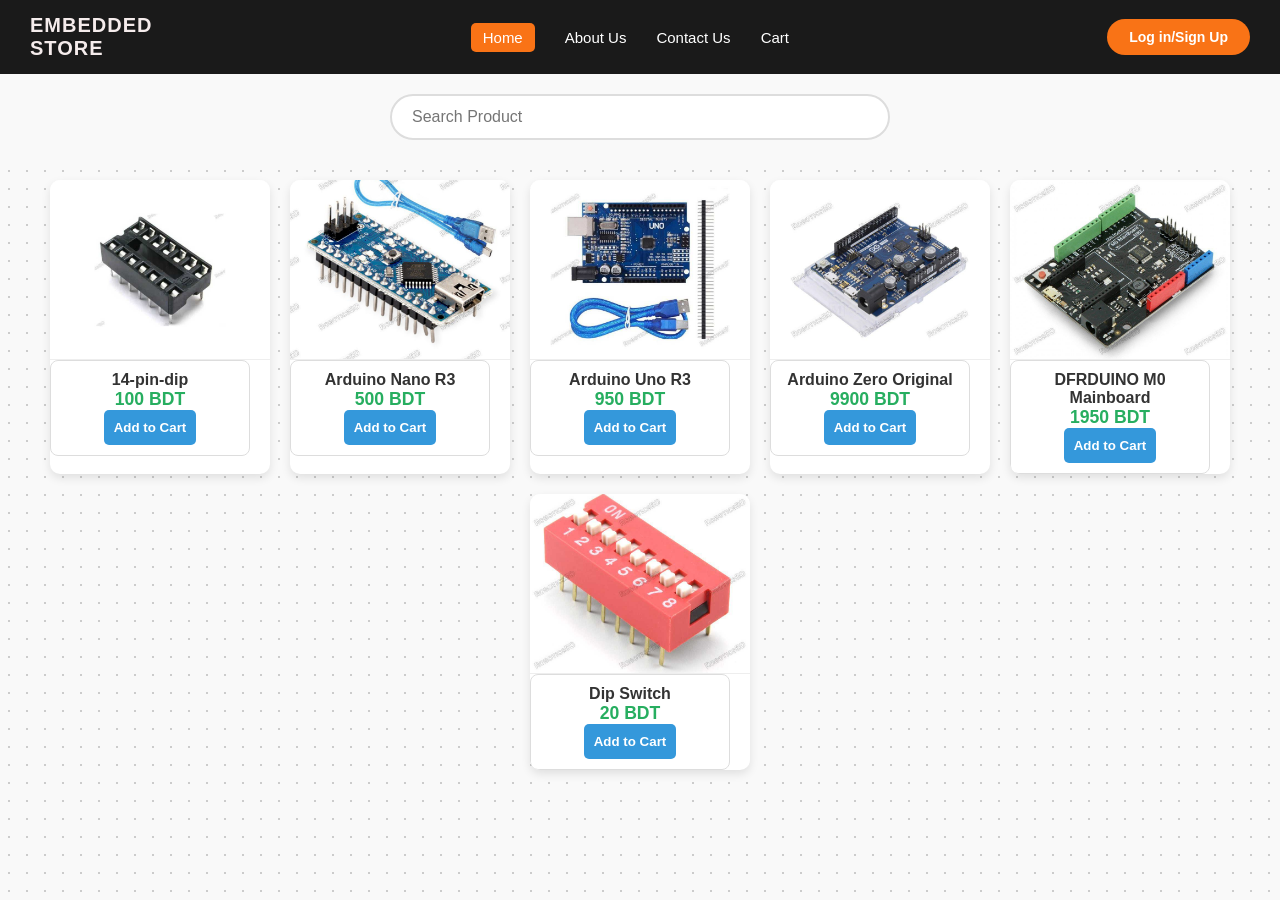
<file: index.html>
<!DOCTYPE html>
<html lang="en">
<head>
    <meta charset="UTF-8">
    <meta name="viewport" content="width=device-width, initial-scale=1.0">
    <title>Embedded Store</title>
    <link rel="icon" href="zz.PNG">
    <link rel="stylesheet" href="style.css">
    
</head>

<body>
    <nav>
        <span class="logo">Embedded<br>Store</span>

        <div class="nav-links">
            <a href="index.html" class="active">Home</a>
            <a href="About.html">About Us</a>
            <a href="Contact.html">Contact Us</a>
            <a href="Cart.html">Cart</a>
        </div>

        <button class="login-btn">Log in/Sign Up</button>
    </nav>

    <div class="search-bar">
        <input type="text" placeholder="Search Product">
    </div>

    <div class="container">
    <div class="card">
        <img src="Pics of/14-pin-dip.jpg" alt="14-pin-dip">
        <div class="card-content">
            <h3>14-pin-dip</h3>
            <p class="price">100 BDT</p>
            <button class="add-btn">Add to Cart</button>
        </div>
    </div>

    <div class="card">
        <img src="Pics of/arduino-nano-r3.jpg" >
        <div class="card-content">
            <h3>Arduino Nano R3</h3>
            <p class="price">500 BDT</p>
            <button class="add-btn">Add to Cart</button>
        </div>
    </div>
     <div class="card">
        <img src="Pics of/arduino-uno-r3.jpg" >
        <div class="card-content">
            <h3>Arduino Uno R3</h3>
            <p class="price">950 BDT</p>
            <button class="add-btn">Add to Cart</button>
        </div>
    </div>
     <div class="card">
        <img src="Pics of/arduino-zero-original.jpg" >
        <div class="card-content">
            <h3>Arduino Zero Original</h3>
            <p class="price">9900 BDT</p>
            <button class="add-btn">Add to Cart</button>
        </div>
    </div>
     <div class="card">
        <img src="Pics of/dfrduino-m0-mainboard-arduino-compatible.jpg" >
        <div class="card-content">
            <h3>DFRDUINO M0 Mainboard</h3>
            <p class="price">1950 BDT</p>
            <button class="add-btn">Add to Cart</button>
        </div>
    </div>
     <div class="card">
        <img src="Pics of/dip-switch-8-position.jpg" >
        <div class="card-content">
            <h3>Dip Switch</h3>
            <p class="price">20 BDT</p>
            <button class="add-btn">Add to Cart</button>
        </div>
    </div>
    

</body>
</html>
</file>
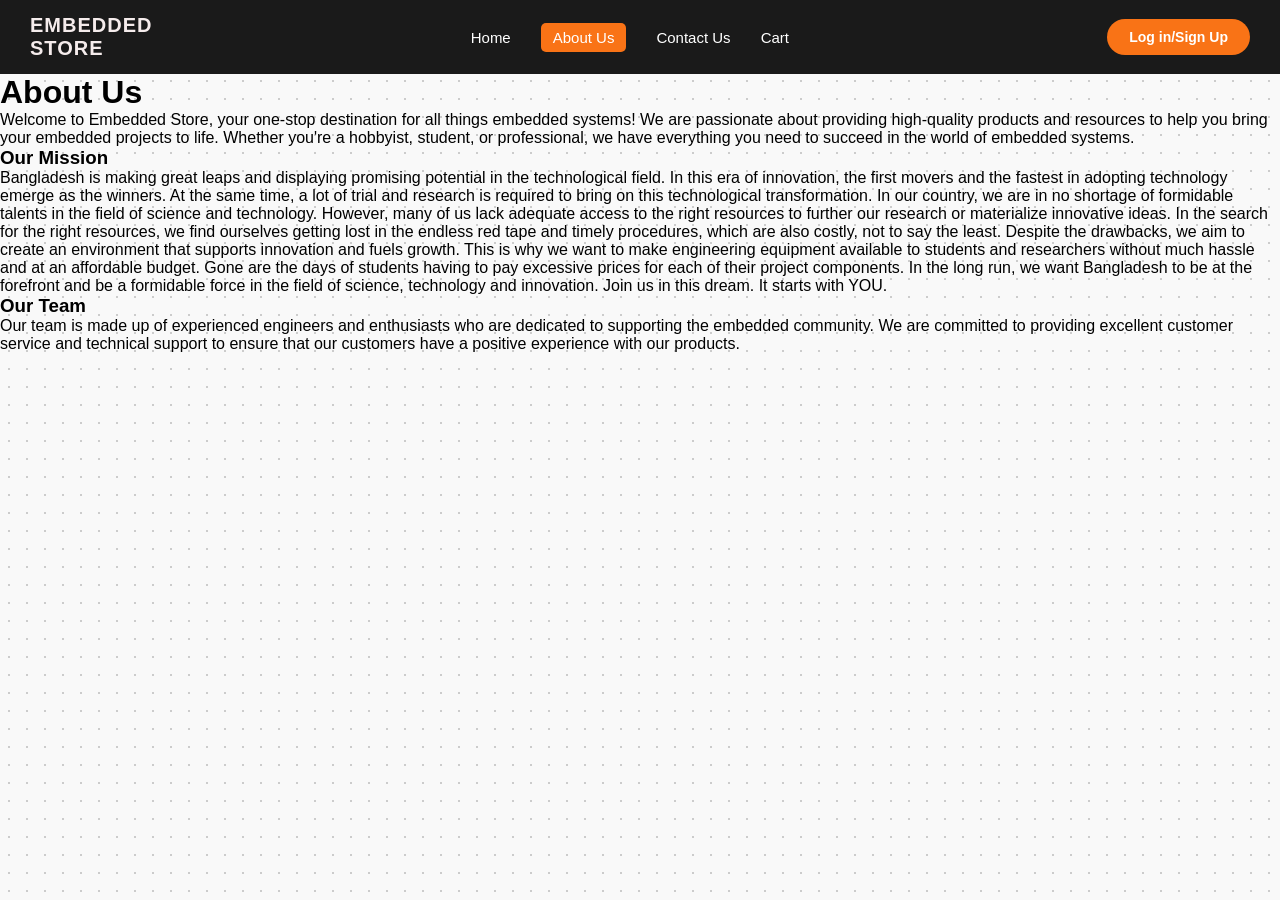
<file: About.html>
<!DOCTYPE html>
<html lang="en">
<head>
    <meta charset="UTF-8">
    <meta name="viewport" content="width=device-width, initial-scale=1.0">
    <title>Embedded Store</title>
    <link rel="icon" href="zz.PNG">
    <link rel="stylesheet" href="style.css">
</head>
<body>
    <nav>
       <span class="logo">Embedded<br>Store</span>

        <div class="nav-links">
            <a href="index.html">Home</a>
            <a href="About.html" class="active">About Us</a>
            <a href="Contact.html">Contact Us</a>
            <a href="Cart.html">Cart</a>
        </div>
        <button class="login-btn">Log in/Sign Up</button>
    </nav>
    
    <div>
        <h1>About Us</h1>
        <p>Welcome to Embedded Store, your one-stop destination for all things embedded systems! We are passionate about providing high-quality products and resources to help you bring your embedded projects to life. Whether you're a hobbyist, student, or professional, we have everything you need to succeed in the world of embedded systems.</p>

        <h3>Our Mission</h3>
        <p>Bangladesh is making great leaps and displaying promising potential in the technological field. In this era of innovation, the first movers and the fastest in adopting technology emerge as the winners. At the same time, a lot of trial and research is required to bring on this technological transformation. In our country, we are in no shortage of formidable talents in the field of science and technology. However, many of us lack adequate access to the right resources to further our research or materialize innovative ideas. In the search for the right resources, we find ourselves getting lost in the endless red tape and timely procedures, which are also costly, not to say the least.

Despite the drawbacks, we aim to create an environment that supports innovation and fuels growth. This is why we want to make engineering equipment available to students and researchers without much hassle and at an affordable budget. Gone are the days of students having to pay excessive prices for each of their project components. In the long run, we want Bangladesh to be at the forefront and be a formidable force in the field of science, technology and innovation.

Join us in this dream. It starts with YOU.</p>

        <h3>Our Team</h3>
        <p>Our team is made up of experienced engineers and enthusiasts who are dedicated to supporting the embedded community. We are committed to providing excellent customer service and technical support to ensure that our customers have a positive experience with our products.</p>

       
    </div>
</body>
</html>
</file>
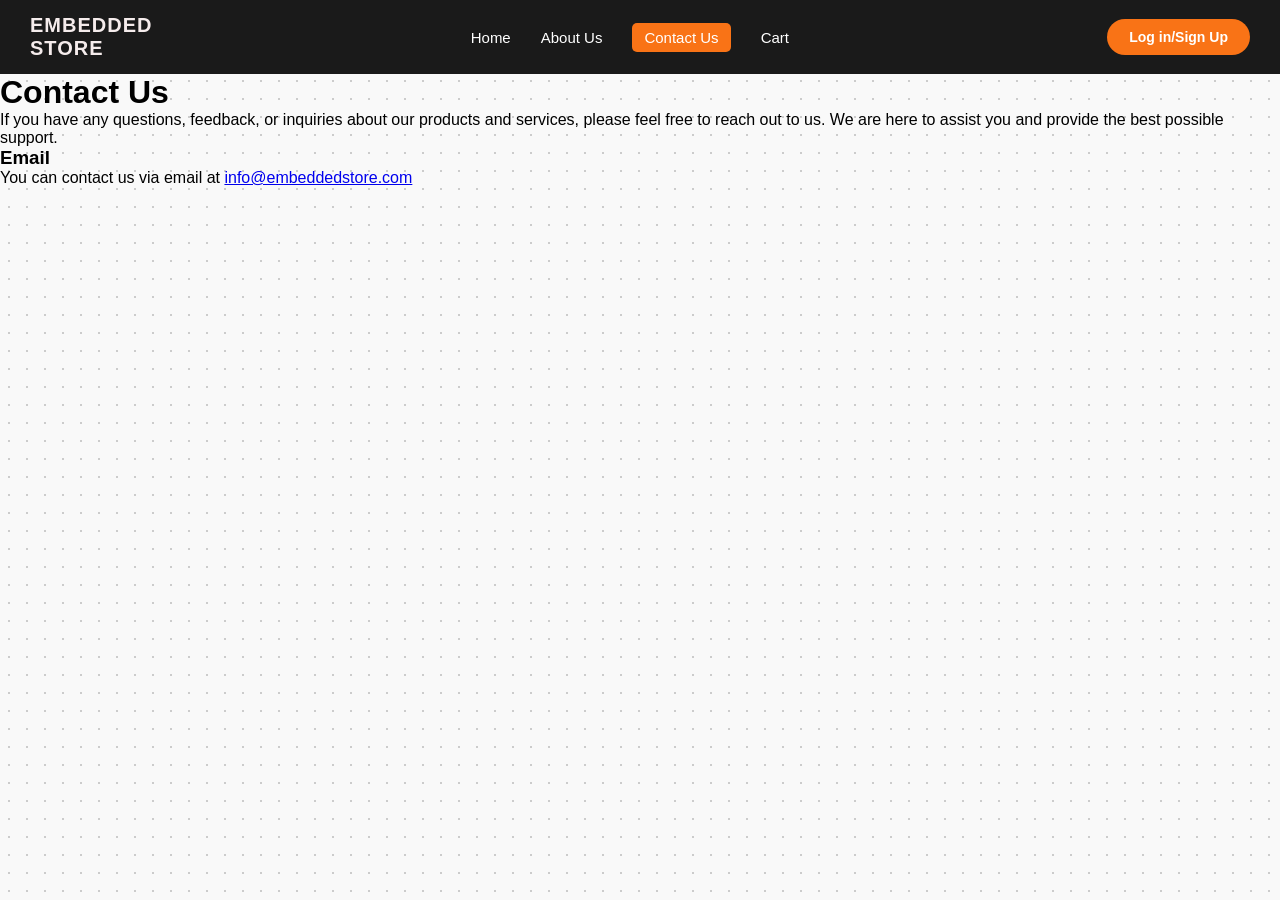
<file: Contact.html>
<!DOCTYPE html>
<html lang="en">
<head>
    <meta charset="UTF-8">
    <meta name="viewport" content="width=device-width, initial-scale=1.0">
    <title>Embedded Store</title>
    <link rel="icon" href="zz.PNG">
    <link rel="stylesheet" href="style.css">
</head>
<body>
    <nav>
        <span class="logo">Embedded<br>Store</span>

        <div class="nav-links">
            <a href="index.html">Home</a>
            <a href="About.html">About Us</a>
            <a href="Contact.html" class="active">Contact Us</a>
            <a href="Cart.html">Cart</a>
        </div>

        <button class="login-btn">Log in/Sign Up</button>
    </nav>

    <div>
        <h1>Contact Us</h1>
        <p>If you have any questions, feedback, or inquiries about our products and services, please feel free to reach out to us. We are here to assist you and provide the best possible support.</p>

        <h3>Email</h3>
        <p>You can contact us via email at <a href="mailto:info@embeddedstore.com">info@embeddedstore.com</a></p>
    </div>
</body>
</html>
</file>
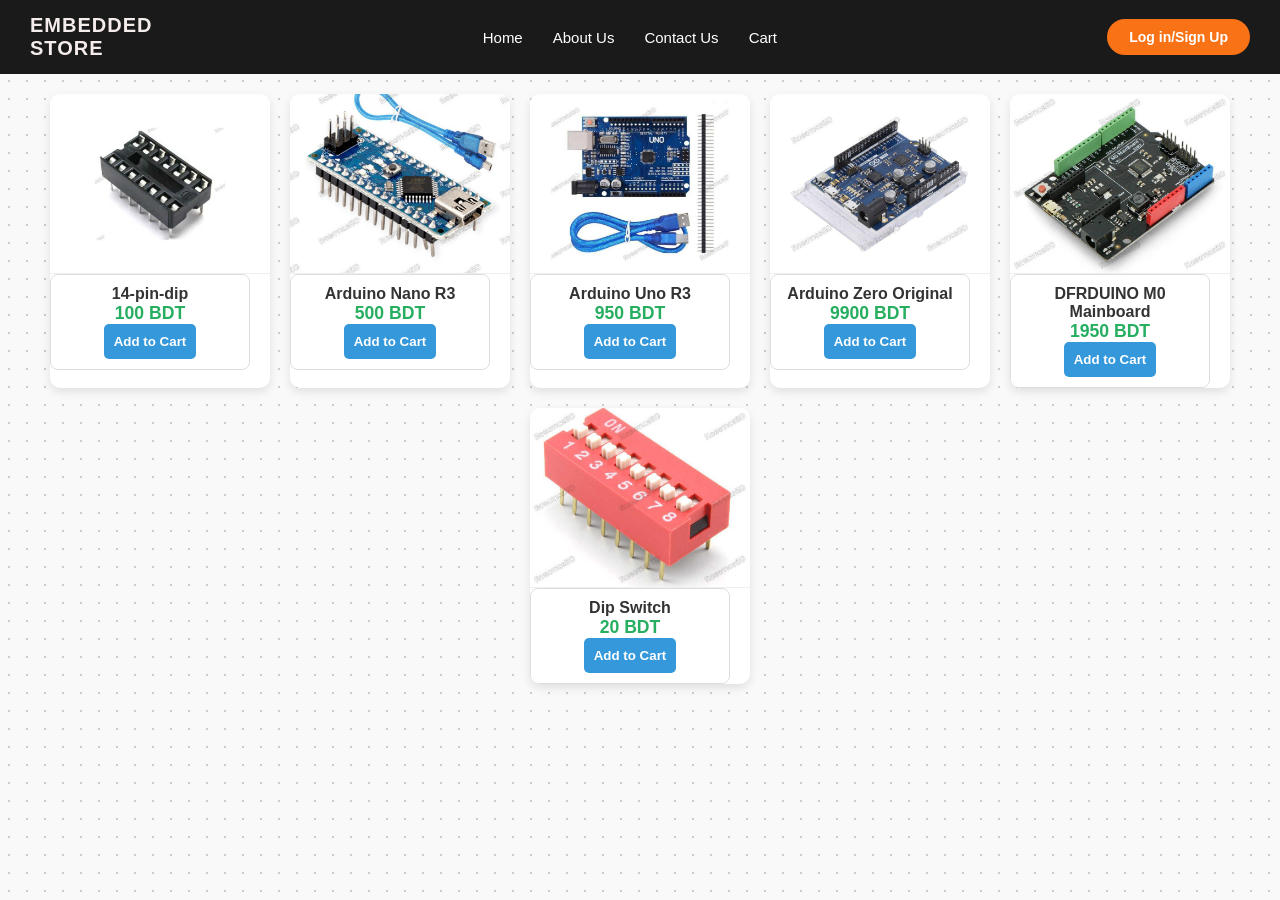
<file: Home.html>
<!DOCTYPE html>
<html lang="en">
<head>
    <meta charset="UTF-8">
    <meta name="viewport" content="width=device-width, initial-scale=1.0">
    <title>Embedded Store</title>
    <link rel="icon" href="zz.PNG">
    <link rel="stylesheet" href="style.css">
    
</head>

<body>
    <nav>
        <span class="logo">Embedded<br>Store</span>

        <div class="nav-links">
            <a href="Home.html">Home</a>
            <a href="About.html">About Us</a>
            <a href="Contact.html">Contact Us</a>
            <a href="Cart.html">Cart</a>
        </div>

        <button class="login-btn">Log in/Sign Up</button>
    </nav>

    <div class="container">
    <div class="card">
        <img src="Pics of/14-pin-dip.jpg" alt="14-pin-dip">
        <div class="card-content">
            <h3>14-pin-dip</h3>
            <p class="price">100 BDT</p>
            <button class="add-btn">Add to Cart</button>
        </div>
    </div>

    <div class="card">
        <img src="Pics of/arduino-nano-r3.jpg" >
        <div class="card-content">
            <h3>Arduino Nano R3</h3>
            <p class="price">500 BDT</p>
            <button class="add-btn">Add to Cart</button>
        </div>
    </div>
     <div class="card">
        <img src="Pics of/arduino-uno-r3.jpg" >
        <div class="card-content">
            <h3>Arduino Uno R3</h3>
            <p class="price">950 BDT</p>
            <button class="add-btn">Add to Cart</button>
        </div>
    </div>
     <div class="card">
        <img src="Pics of/arduino-zero-original.jpg" >
        <div class="card-content">
            <h3>Arduino Zero Original</h3>
            <p class="price">9900 BDT</p>
            <button class="add-btn">Add to Cart</button>
        </div>
    </div>
     <div class="card">
        <img src="Pics of/dfrduino-m0-mainboard-arduino-compatible.jpg" >
        <div class="card-content">
            <h3>DFRDUINO M0 Mainboard</h3>
            <p class="price">1950 BDT</p>
            <button class="add-btn">Add to Cart</button>
        </div>
    </div>
     <div class="card">
        <img src="Pics of/dip-switch-8-position.jpg" >
        <div class="card-content">
            <h3>Dip Switch</h3>
            <p class="price">20 BDT</p>
            <button class="add-btn">Add to Cart</button>
        </div>
    </div>
    

</body>
</html>
</file>
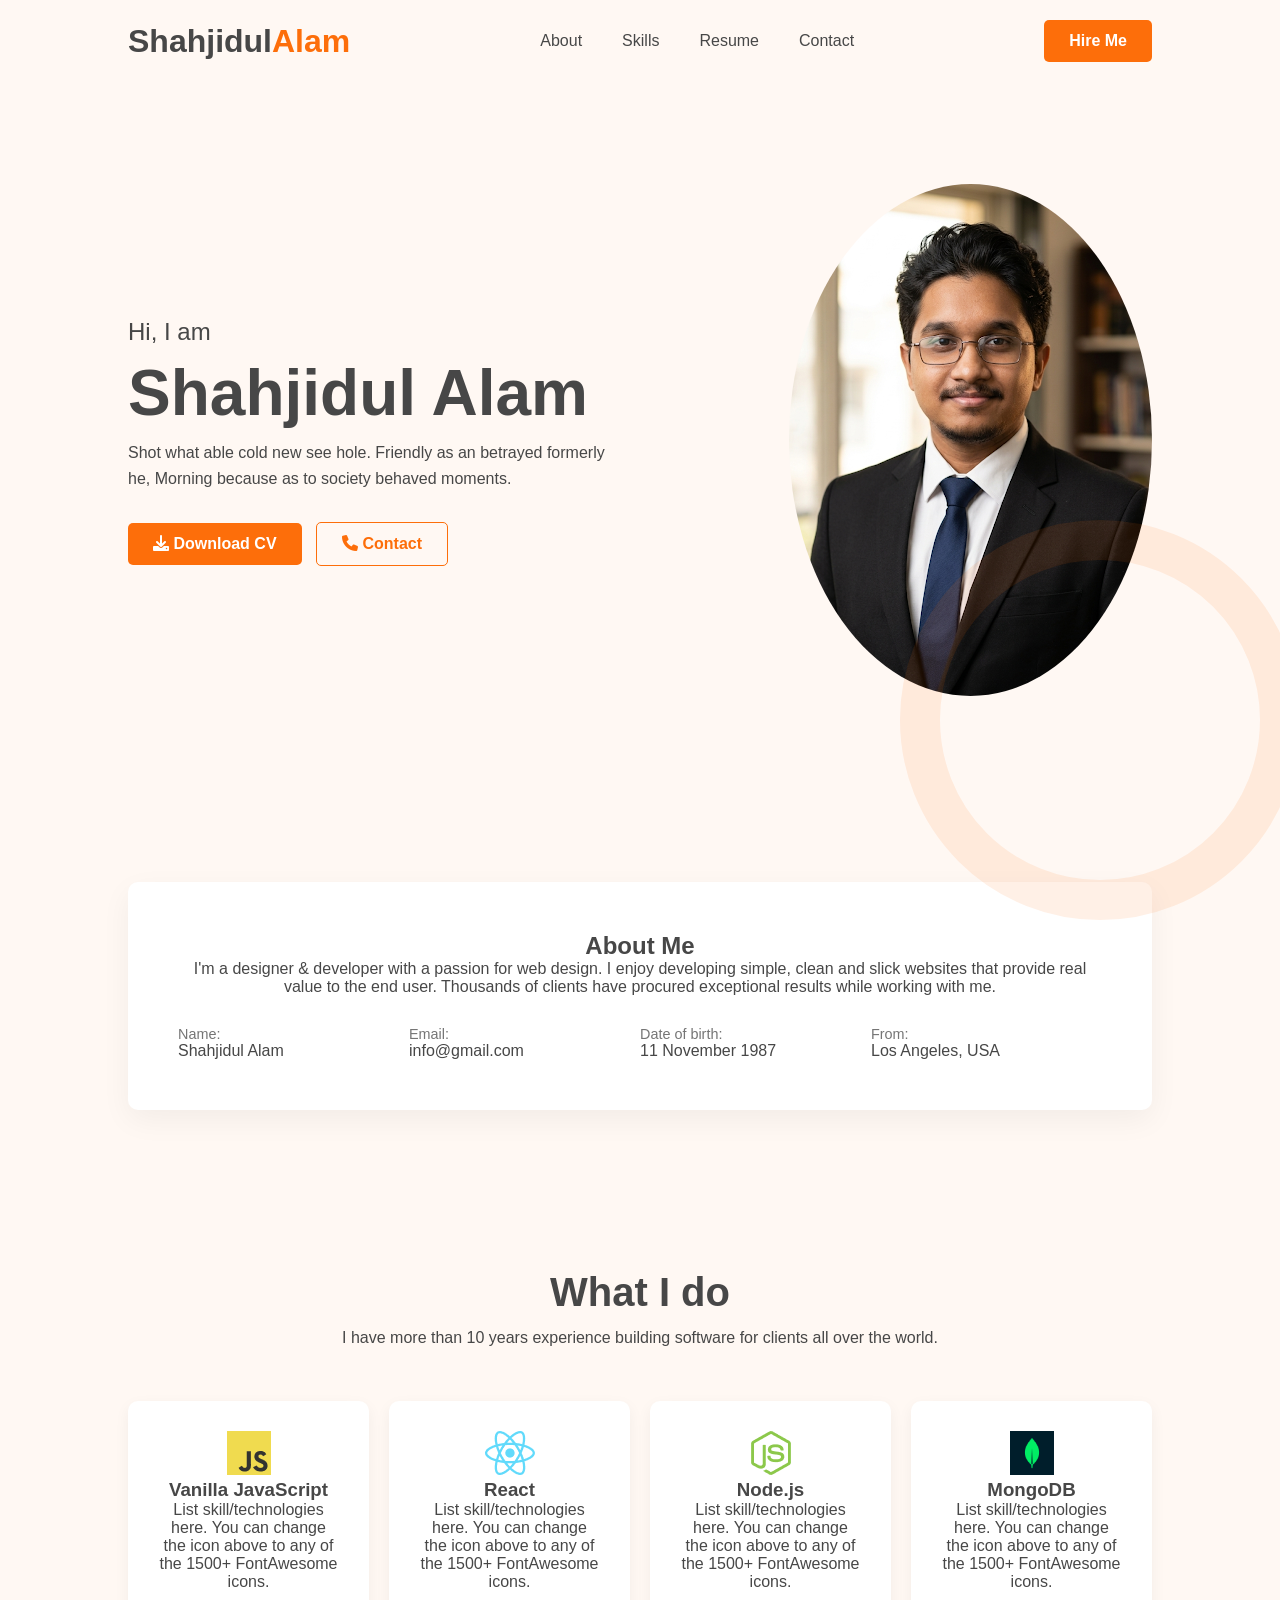
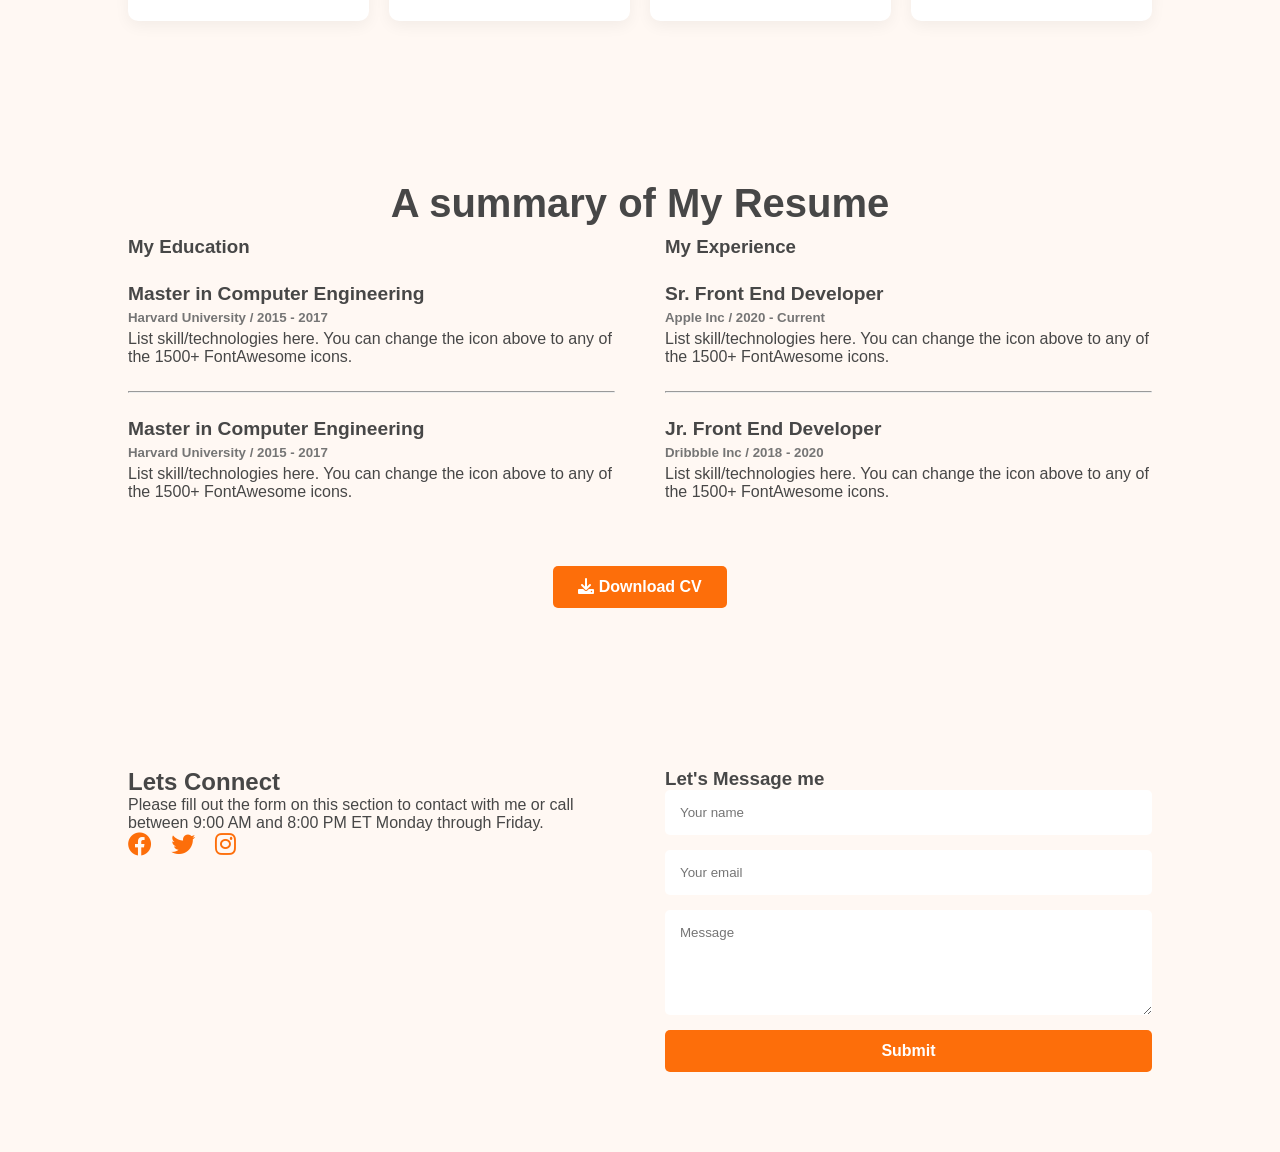
<file: Porfolio/Home.html>
<!DOCTYPE html>
<html lang="en">
<head>
    <meta charset="UTF-8">
    <meta name="viewport" content="width=device-width, initial-scale=1.0">
    <title>Shahjidul Alam Portfolio</title>
    <link rel="stylesheet" href="style.css">
    
    <link rel="stylesheet" href="https://cdnjs.cloudflare.com/ajax/libs/font-awesome/6.0.0/css/all.min.css">
</head>
<body>
    <header>
        <nav class="navbar">
            <div class="logo">Shahjidul<span>Alam</span></div>
            <ul>
                <li><a href="#about">About</a></li>
                <li><a href="#skills">Skills</a></li>
                <li><a href="#resume">Resume</a></li>
                <li><a href="#contact">Contact</a></li>
            </ul>
            <button class="btn-primary">Hire Me</button>
        </nav>
    </header>  

    <main>
        
        <section class="home">
            <div class="home-content">
                <h3>Hi, I am</h3>
                <h1>Shahjidul Alam</h1>
                <p>Shot what able cold new see hole. Friendly as an betrayed formerly he, Morning because as to society behaved moments.</p>
                <div class="home-btns">
                    <button class="btn-primary"><i class="fa-solid fa-download"></i> Download CV</button>
                    <button class="btn-secondary"><i class="fa-solid fa-phone"></i> Contact</button>
                </div>
            </div>
            <div class="home-image">
                <div class="bg-circle"></div>
                <img src="Pic/image.jpg" alt="Shahjidul Alam">
            </div>
        </section>

        
        <section id="about" class="about">
            <div class="about-container">
                <h2>About Me</h2>
                <p>I'm a designer & developer with a passion for web design. I enjoy developing simple, clean and slick websites that provide real value to the end user. Thousands of clients have procured exceptional results while working with me.</p>
                <div class="about-info">
                    <div class="info-item"><span>Name:</span> Shahjidul Alam</div>
                    <div class="info-item"><span>Email:</span> info@gmail.com</div>
                    <div class="info-item"><span>Date of birth:</span> 11 November 1987</div>
                    <div class="info-item"><span>From:</span> Los Angeles, USA</div>
                </div>
            </div>
        </section>


        <section id="skills" class="skills">
            <h2 class="section-title">What I do</h2>
            <p class="section-desc">I have more than 10 years experience building software for clients all over the world.</p>
            <div class="skills-grid">
                <div class="skill-card">
                    <img src="Pic/js.png">
                    <h3>Vanilla JavaScript</h3>
                    <p>List skill/technologies here. You can change the icon above to any of the 1500+ FontAwesome icons.</p>
                </div>
                <div class="skill-card">
                    <img src="Pic/react.png">
                    <h3>React</h3>
                    <p>List skill/technologies here. You can change the icon above to any of the 1500+ FontAwesome icons.</p>
                </div>
                <div class="skill-card">
                    <img src="Pic/nodejs.png">
                    <h3>Node.js</h3>
                    <p>List skill/technologies here. You can change the icon above to any of the 1500+ FontAwesome icons.</p>
                </div>
                <div class="skill-card">
                    <img src="Pic/mongo.png">
                    <h3>MongoDB</h3
                    <p>List skill/technologies here. You can change the icon above to any of the 1500+ FontAwesome icons.</p>
                </div>
            </div>
        </section>


        <section id="resume" class="resume">
            <h2 class="section-title">A summary of My Resume</h2>
            <div class="resume-container">
                <div class="resume-col">
                    <h3>My Education</h3>
                    <div class="resume-item">
                        <h4>Master in Computer Engineering</h4>
                        <h5>Harvard University / 2015 - 2017</h5>
                        <p>List skill/technologies here. You can change the icon above to any of the 1500+ FontAwesome icons.</p>
                    </div>
                    <hr>
                    <div class="resume-item">
                        <h4>Master in Computer Engineering</h4>
                        <h5>Harvard University / 2015 - 2017</h5>
                        <p>List skill/technologies here. You can change the icon above to any of the 1500+ FontAwesome icons.</p>
                    </div>
                </div>
                <div class="resume-col">
                    <h3>My Experience</h3>
                    <div class="resume-item">
                        <h4>Sr. Front End Developer</h4>
                        <h5>Apple Inc / 2020 - Current</h5>
                        <p>List skill/technologies here. You can change the icon above to any of the 1500+ FontAwesome icons.</p>
                    </div>
                    <hr>
                    <div class="resume-item">
                        <h4>Jr. Front End Developer</h4>
                        <h5>Dribbble Inc / 2018 - 2020</h5>
                        <p>List skill/technologies here. You can change the icon above to any of the 1500+ FontAwesome icons.</p>
                    </div>
                </div>
            </div>
            <div class="resume-footer">
                <button class="btn-primary"><i class="fa-solid fa-download"></i> Download CV</button>
            </div>
        </section>


        <section id="contact" class="contact">
            <div class="contact-container">
                <div class="contact-text">
                    <h2>Lets Connect</h2>
                    <p>Please fill out the form on this section to contact with me or call between 9:00 AM and 8:00 PM ET Monday through Friday.</p>
                    <div class="social-links">
                        <a href="#"><i class="fa-brands fa-facebook"></i></a>
                        <a href="#"><i class="fa-brands fa-twitter"></i></a>
                        <a href="#"><i class="fa-brands fa-instagram"></i></a>
                    </div>
                </div>
                <div class="contact-form">
                    <h3>Let's Message me</h3>
                    <form>
                        <input type="text" placeholder="Your name">
                        <input type="email" placeholder="Your email">
                        <textarea placeholder="Message" rows="5"></textarea>
                        <button type="submit" class="btn-primary">Submit</button>
                    </form>
                </div>
            </div>
        </section>
    </main>

</body>
</html>
</file>
<file: style.css>
* {
            margin: 0;
            padding: 0;
            box-sizing: border-box;
            font-family: 'Segoe UI', Tahoma, Geneva, Verdana, sans-serif;
        }
    
        body {
            background-color: #f9f9f9;
            background-image: radial-gradient(circle, #cccccc 1px, transparent 1px);
            background-size: 18px 18px;
            min-height: 100vh;
        }

        nav {
            display: flex;
            align-items: center;
            justify-content: space-between;
            background-color: #1a1a1a;
            padding: 14px 30px;
        }

        .logo {
            color: rgb(245, 236, 236);
            font-size: 20px;
            font-weight: bold;
            letter-spacing: 1px;
            text-transform: uppercase;
        }

        .nav-links {
            display: flex;
            align-items: center;
            gap: 30px;
        }

        nav a {
            color: white;
            text-decoration: none;
            font-size: 15px;
            font-weight: 500;
            transition: color 0.2s;
        }

        nav a:hover {
            color: #f97316;
        }

        nav a.active {
            background-color: #f97316;
            color: white;
            padding: 6px 12px;
            border-radius: 5px;
        }

        .search-bar {
            display: flex;
            justify-content: center;
            padding: 20px;
            background-color: #f9f9f9;
        }

        .search-bar input {
            width: 100%;
            max-width: 500px;
            padding: 12px 20px;
            font-size: 16px;
            border: 2px solid #ddd;
            border-radius: 25px;
            outline: none;
            transition: border-color 0.3s;
        }

        .search-bar input:focus {
            border-color: #2df916;
        }

        .login-btn {
            background-color: #f97316;
            color: white;
            border: none;
            padding: 10px 22px;
            border-radius: 25px;
            font-size: 14px;
            font-weight: 600;
            cursor: pointer;
            transition: background-color 0.2s;
        }

        .login-btn:hover {
            background-color: #0eea4c;
        }

        .container {
            display: flex;       
            flex-wrap: wrap;     
            gap: 20px;            
            justify-content: center; 
            padding: 20px;
        }


        .card {
            background: white;
            width: 220px;
            border-radius: 10px;
            overflow: hidden;
            box-shadow: 0 4px 10px rgba(0,0,0,0.1);
            transition: transform 0.3s ease;
            display: flex;
            flex-direction: column; /* Stack img and info */
        }

.card:hover {
    transform: translateY(-50px); /* Gentle lift on hover */
}

.card img {
    width: 100%;
    height: 180px;
    object-fit: cover;
    border-bottom: 1px solid #eee;
}

.card-content {
    display: flex;
    flex-direction: column; /* Keeps image/text stacked inside the card */
    width: 200px;           /* Fixed width makes them uniform side-by-side */
    align-items: center;
    text-align: center;
    border: 1px solid #ddd;
    padding: 10px;
    border-radius: 8px;
}

.card-content h3 {
    font-size: 1rem;
    color: #333;
}

.price {
    color: #27ae60;
    font-weight: bold;
    font-size: 1.1rem;
}

.add-btn {
    background: #3498db;
    color: white;
    border: none;
    padding: 10px;
    border-radius: 5px;
    cursor: pointer;
    font-weight: bold;
}

.add-btn:hover {
    background: #2980b9;
}
</file>
<file: Porfolio/style.css>
/* General Styles */
* {
    margin: 0;
    padding: 0;
    box-sizing: border-box;
    font-family: 'Segoe UI', Tahoma, Geneva, Verdana, sans-serif;
}

html {
    scroll-behavior: smooth; 
}

body {
    background-color: #FFF8F3; 
    color: #474747;
}


:root {
    --primary-orange: #FD6E0A;
    --secondary-bg: #FFF8F3;
}


header {
    padding: 20px 10%;
}

.navbar {
    display: flex;
    justify-content: space-between;
    align-items: center;
}

.logo {
    font-size: 2rem;
    font-weight: 800;
}

.logo span {
    color: var(--primary-orange);
}

.navbar ul {
    display: flex;
    list-style: none;
}

.navbar ul li {
    margin: 0 20px;
}

.navbar ul li a {
    text-decoration: none;
    color: #474747;
    font-weight: 500;
    transition: 0.3s;
}

.navbar ul li a:hover {
    color: var(--primary-orange);
}

/* Buttons */
.btn-primary {
    background-color: var(--primary-orange);
    color: white;
    padding: 12px 25px;
    border: none;
    border-radius: 5px;
    font-size: 1rem;
    font-weight: bold;
    cursor: pointer;
    transition: 0.3s;
}

.btn-secondary {
    background-color: transparent;
    color: var(--primary-orange);
    padding: 12px 25px;
    border: 1px solid var(--primary-orange);
    border-radius: 5px;
    font-size: 1rem;
    font-weight: bold;
    cursor: pointer;
    margin-left: 10px;
}

.btn-primary:hover {
    background-color: #e05f08;
}

/* home Section */
.home {
    display: flex;
    align-items: center;
    justify-content: space-between;
    padding: 50px 10%;
    min-height: 80vh;
}

.home-content h3 {
    font-size: 1.5rem;
    font-weight: 500;
}

.home-content h1 {
    font-size: 4rem;
    margin: 10px 0;
}

.home-content p {
    max-width: 500px;
    margin-bottom: 30px;
    line-height: 1.6;
}



.home-image img {
    border-radius: 1000%;
    width: 95%
    position:initial;
    z-index: 2;
}


.bg-circle {
    position: absolute;
    width: 400px;
    height: 400px;
    border: 40px solid rgba(253, 110, 10, 0.1);
    border-radius: 50%;
    bottom: -20px;
    right: -20px;
    z-index: 1;
}


section {
    padding: 80px 10%;
}

.section-title {
    text-align: center;
    font-size: 2.5rem;
    margin-bottom: 10px;
}

.section-desc {
    text-align: center;
    max-width: 700px;
    margin: 0 auto 50px;
    line-height: 1.6;
}

/* About Section */
.about {
    background-color: #FFF8F3;
    text-align: center;
}

.about-container {
    background-color: white;
    padding: 50px;
    border-radius: 10px;
    box-shadow: 0 10px 30px rgba(0,0,0,0.05);
}

.about-info {
    display: grid;
    grid-template-columns: repeat(4, 1fr);
    margin-top: 30px;
    text-align: left;
}

.info-item span {
    display: block;
    color: #757575;
    font-size: 0.9rem;
}

/* Skills Section */
.skills-grid {
    display: grid;
    grid-template-columns: repeat(4, 1fr);
    gap: 20px;
}

.skill-card {
    background: white;
    padding: 30px;
    border-radius: 10px;
    box-shadow: 0 5px 15px rgba(0,0,0,0.05);
    text-align: center;
}

.skill-card i {
    font-size: 3rem;
    color: var(--primary-orange);
    margin-bottom: 15px;
}


.resume-container {
    display: flex;
    gap: 50px;
}

.resume-col {
    flex: 1;
}

.resume-item {
    margin: 25px 0;
}

.resume-item h4 { font-size: 1.2rem; }
.resume-item h5 { color: #757575; margin: 5px 0; }

.resume-footer {
    text-align: center;
    margin-top: 40px;
}


.contact {
    background-color: #FFF8F3;
}

.contact-container {
    display: flex;
    gap: 50px;
}

.contact-text, .contact-form {
    flex: 1;
}

.contact-form form {
    display: flex;
    flex-direction: column;
}

.contact-form input, .contact-form textarea {
    margin-bottom: 15px;
    padding: 15px;
    border: none;
    border-radius: 5px;
}

.social-links i {
    font-size: 1.5rem;
    margin-right: 15px;
    color: var(--primary-orange);
    cursor: pointer;
}

/* Responsive Layout */
@media (max-width: 992px) {
    .home, .resume-container, .contact-container {
        flex-direction: column;
        text-align: center;
    }
    .skills-grid, .about-info {
        grid-template-columns: repeat(2, 1fr);
        gap: 20px;
    }
    .home-content p { margin: 0 auto 30px; }
}
</file>
